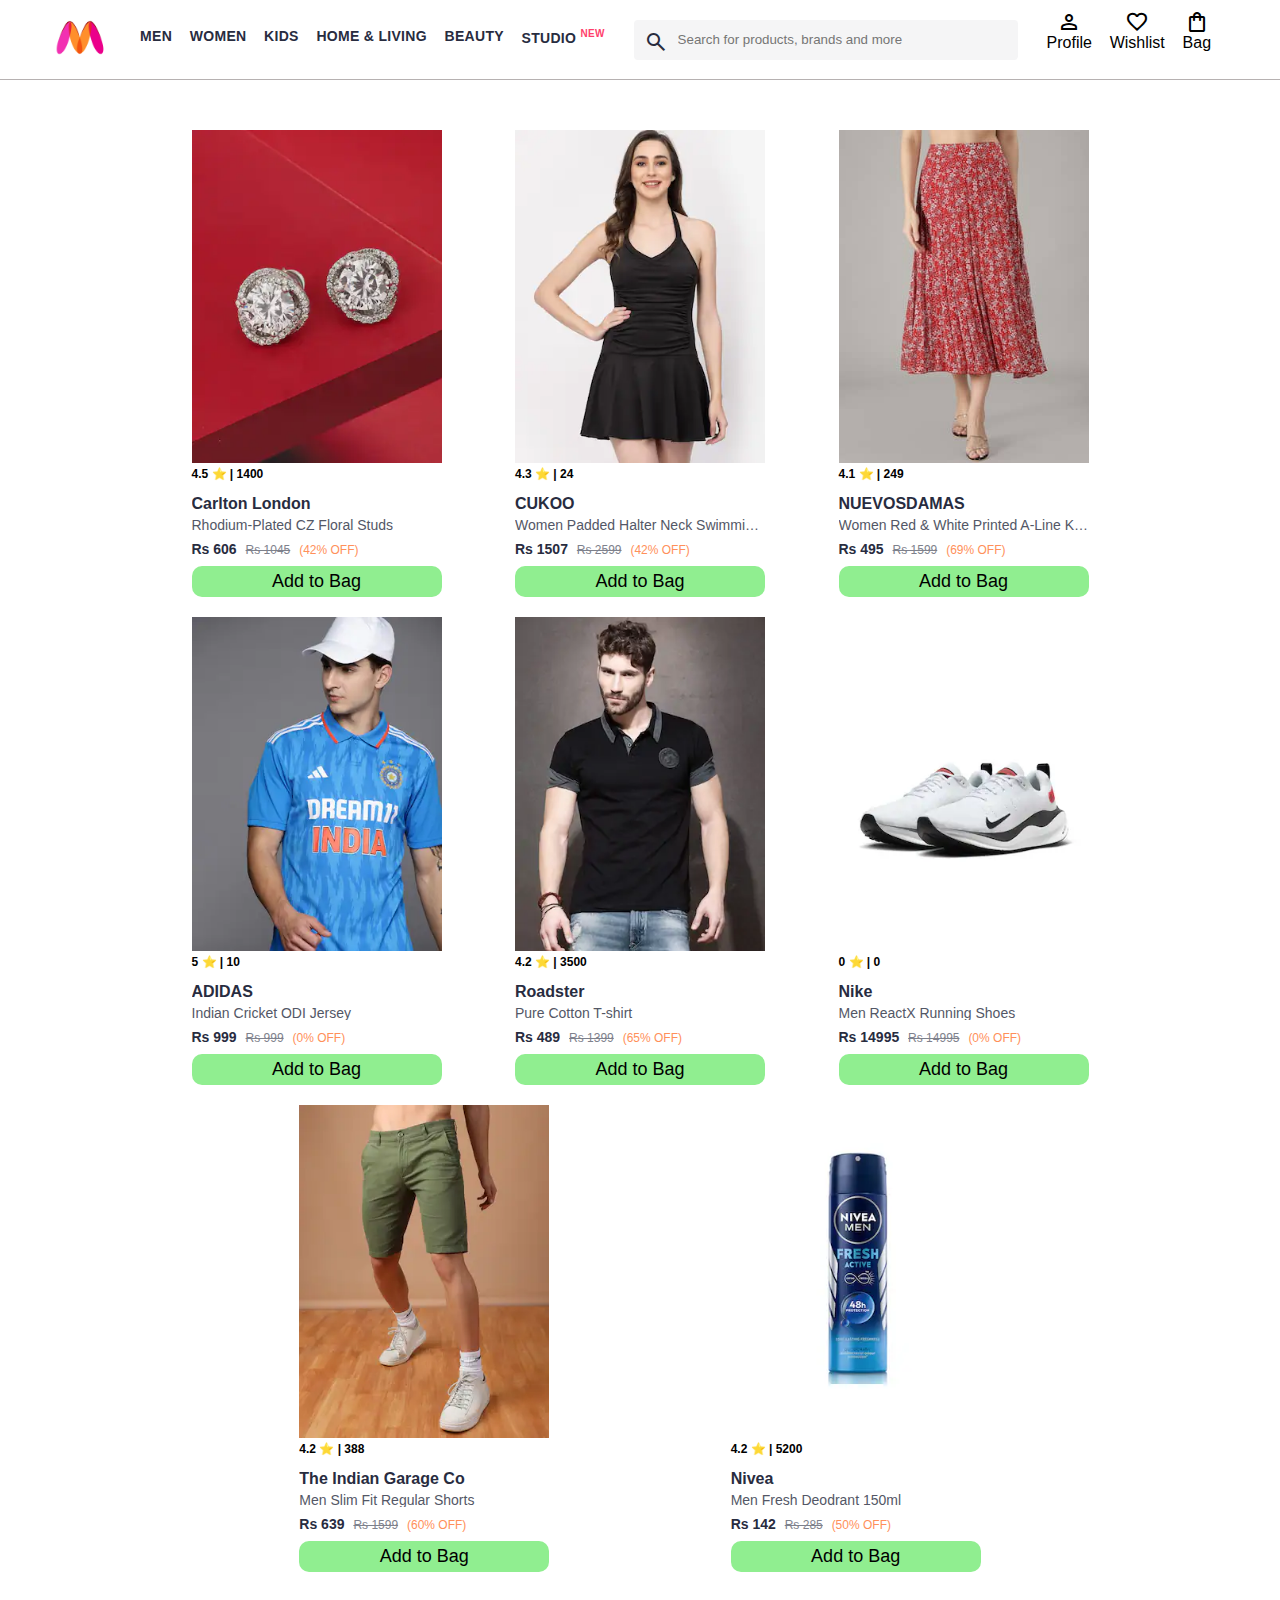
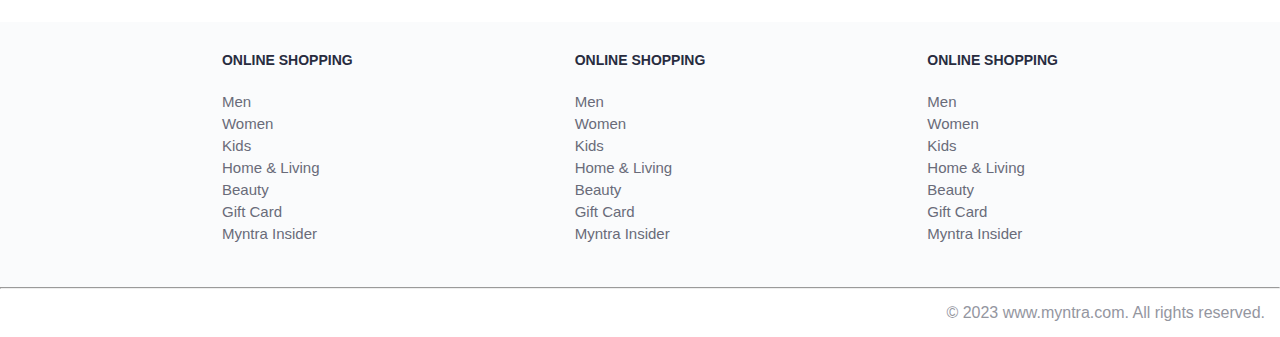
<file: index.html>
<!DOCTYPE html>
<html lang="en">
<head>
    <title>Myntra Functional Clone</title>
    <link rel="stylesheet" href="css/index.css">
    <link rel="stylesheet" href="https://fonts.googleapis.com/css2?family=Material+Symbols+Outlined:opsz,wght,FILL,GRAD@20..48,100..700,0..1,-50..200" />
</head>
<body>
    <header>
        <div class="logo_container">
            <a href="/index.html"><img class="myntra_home" src="images/myntra_logo.webp" alt="Myntra Home"></a>
        </div>
        <nav class="nav_bar">
            <a href="#">Men</a>
            <a href="#">Women</a>
            <a href="#">Kids</a>
            <a href="#">Home & Living</a>
            <a href="#">Beauty</a>
            <a href="#">Studio <sup>New</sup></a>
        </nav>
        <div class="search_bar">
            <span class="material-symbols-outlined search_icon">search</span>
            <input class="search_input" placeholder="Search for products, brands and more">
        </div>
        <div class="action_bar">
            <div class="action_container">
                <span class="material-symbols-outlined action_icon">person</span>
                <span class="action_name">Profile</span>
            </div>

            <div class="action_container">
                <span class="material-symbols-outlined action_icon">favorite</span>
                <span class="action_name">Wishlist</span>
            </div>

            <a class="action_container" href="pages/bag.html">
                <span class="material-symbols-outlined action_icon">shopping_bag</span>
                <span class="action_name">Bag</span>
                <span class="bag-item-count">0</span>
            </a>
        </div>
    </header>
    <main>
        <div class="items-container">
            
        </div>
    </main>
    <footer>
        <div class="footer_container">
            <div class="footer_column">
                <h3>ONLINE SHOPPING</h3>

                <a href="#">Men</a>
                <a href="#">Women</a>
                <a href="#">Kids</a>
                <a href="#">Home & Living</a>
                <a href="#">Beauty</a>
                <a href="#">Gift Card</a>
                <a href="#">Myntra Insider</a>
            </div>

            <div class="footer_column">
                <h3>ONLINE SHOPPING</h3>

                <a href="#">Men</a>
                <a href="#">Women</a>
                <a href="#">Kids</a>
                <a href="#">Home & Living</a>
                <a href="#">Beauty</a>
                <a href="#">Gift Card</a>
                <a href="#">Myntra Insider</a>
            </div>

            <div class="footer_column">
                <h3>ONLINE SHOPPING</h3>

                <a href="#">Men</a>
                <a href="#">Women</a>
                <a href="#">Kids</a>
                <a href="#">Home & Living</a>
                <a href="#">Beauty</a>
                <a href="#">Gift Card</a>
                <a href="#">Myntra Insider</a>
            </div>
        </div>
        <hr>

        <div class="copyright">
            © 2023 www.myntra.com. All rights reserved.
        </div>
    </footer>
    <script src="data/items.js"></script>
    <script src="scripts/index.js"></script>
</body>
</html>
</file>
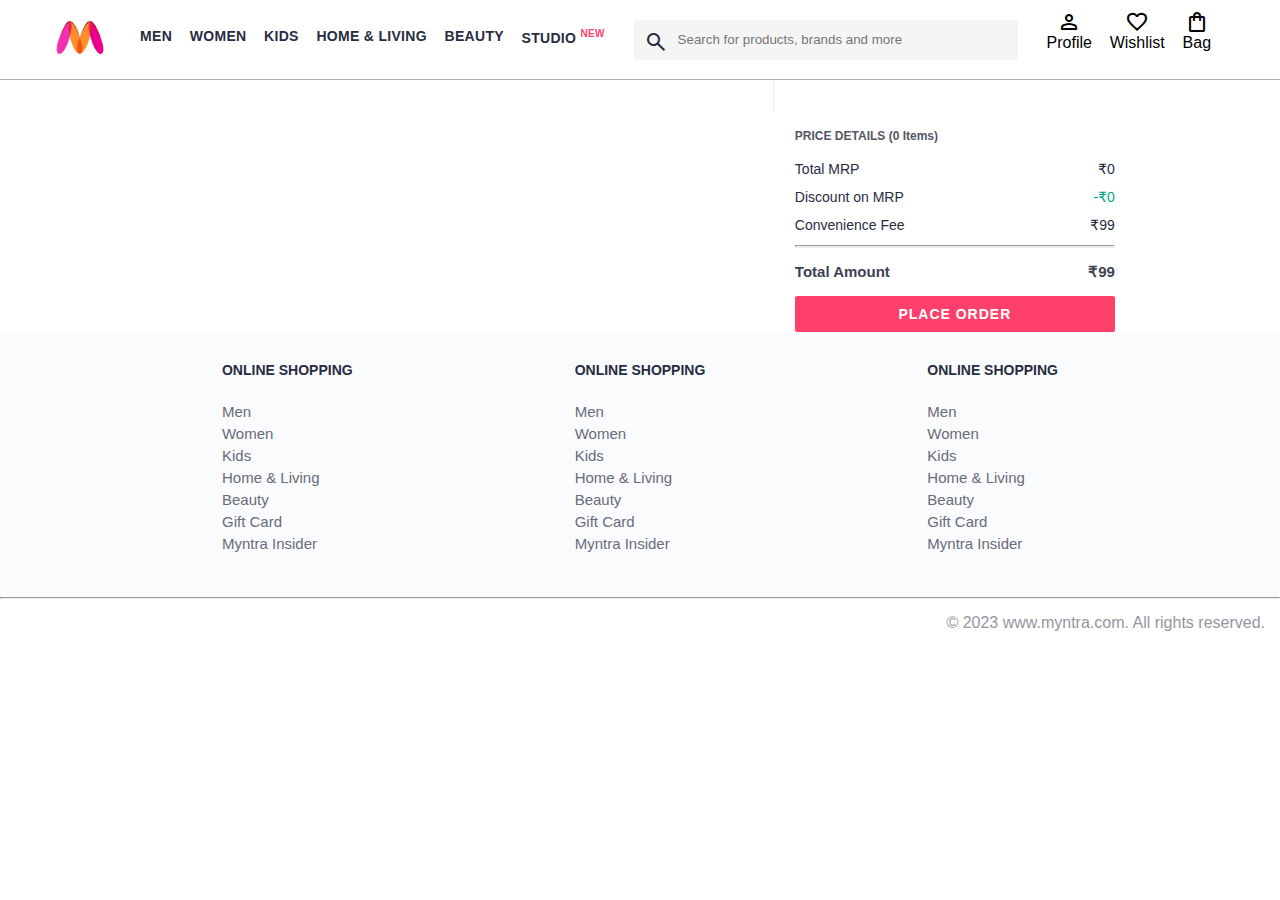
<file: pages/bag.html>
<!DOCTYPE html>
<html lang="en">
<head>
    <title>Myntra Clone</title>
    <link rel="stylesheet" href="../css/index.css">
    <link rel="stylesheet" href="../css/bag.css">
    <link rel="stylesheet" href="https://fonts.googleapis.com/css2?family=Material+Symbols+Outlined:opsz,wght,FILL,GRAD@20..48,100..700,0..1,-50..200" />
</head>
<body>
    <header>
        <div class="logo_container">
            <a href="../index.html"><img class="myntra_home" src="../images/myntra_logo.webp" alt="Myntra Home"></a>
        </div>
        <nav class="nav_bar">
            <a href="#">Men</a>
            <a href="#">Women</a>
            <a href="#">Kids</a>
            <a href="#">Home & Living</a>
            <a href="#">Beauty</a>
            <a href="#">Studio <sup>New</sup></a>
        </nav>
        <div class="search_bar">
            <span class="material-symbols-outlined search_icon">search</span>
            <input class="search_input" placeholder="Search for products, brands and more">
        </div>
        <div class="action_bar">
            <div class="action_container">
                <span class="material-symbols-outlined action_icon">person</span>
                <span class="action_name">Profile</span>
            </div>

            <div class="action_container">
                <span class="material-symbols-outlined action_icon">favorite</span>
                <span class="action_name">Wishlist</span>
            </div>

            <div class="action_container">
                <span class="material-symbols-outlined action_icon">shopping_bag</span>
                <span class="action_name">Bag</span>
                <span class="bag-item-count">0</span>
            </div>
        </div>
    </header>
    <main>
      <div class="bag-page">
        <div class="bag-items-container">
        </div>
        <div class="bag-summary">
        </div>
      </div>
    </main>
    <footer>
        <div class="footer_container">
            <div class="footer_column">
                <h3>ONLINE SHOPPING</h3>

                <a href="#">Men</a>
                <a href="#">Women</a>
                <a href="#">Kids</a>
                <a href="#">Home & Living</a>
                <a href="#">Beauty</a>
                <a href="#">Gift Card</a>
                <a href="#">Myntra Insider</a>
            </div>

            <div class="footer_column">
                <h3>ONLINE SHOPPING</h3>

                <a href="#">Men</a>
                <a href="#">Women</a>
                <a href="#">Kids</a>
                <a href="#">Home & Living</a>
                <a href="#">Beauty</a>
                <a href="#">Gift Card</a>
                <a href="#">Myntra Insider</a>
            </div>

            <div class="footer_column">
                <h3>ONLINE SHOPPING</h3>

                <a href="#">Men</a>
                <a href="#">Women</a>
                <a href="#">Kids</a>
                <a href="#">Home & Living</a>
                <a href="#">Beauty</a>
                <a href="#">Gift Card</a>
                <a href="#">Myntra Insider</a>
            </div>
        </div>
        <hr>

        <div class="copyright">
            © 2023 www.myntra.com. All rights reserved.
        </div>
    </footer>
    <script src="../data/items.js"></script>
    <script src="../scripts/index.js"></script>
    <script src="../scripts/bag.js"></script>
</body>
</html>
</file>
<file: css/index.css>
/***************** Item Page CSS **************************/
/*.action_container {
    text-decoration: none;
}
a.action_container:link {
    color:black;
}
.item-details {
    cursor: pointer;
    width: 250px;
    margin: 10px;
}
.stars {
    font-size: 12px;
    font-weight: 700;
    text-align: left;
}
.company {
    font-size: 18px;
    font-weight: 700;
    line-height: 1;
    color: #282c3f;
    margin-bottom: 6px;
    overflow: hidden;
    text-overflow: ellipsis;
    white-space: nowrap;
    margin-top: 20px;
}
.item-name {
    color: #535766;
    font-size: 16px;
    line-height: 1;
    margin-bottom: 0;
    margin-top: 0;
    overflow: hidden;
    text-overflow: ellipsis;
    white-space: nowrap;
    font-weight: 400;
    display: block;
}
.price-container {
    margin-top: 10px;
}
.current-price {
    font-size: 14px;
    font-weight: 700;
    color: #282c3f;
}
.original-price {
    text-decoration: line-through;
    color: #7e818c;
    font-weight: 400;
    margin-left: 5px;
    font-size: 12px;
}
.discount-percentage {
    color: #ff905a;
    font-weight: 400;
    font-size: 12px;
    margin-left: 5px;
}
.btn-bag {
    background-color: lightgreen;
    border: none;
    padding: 5px 15px;
    border-radius: 10px;
    width: 100%;
    margin-top: 7px;
    font-size: 20px;
    cursor: pointer;
}
.bag-items {
    background-color: #f16565;
    white-space: nowrap;
    text-align: center;
    line-height: 18px;
    padding: 0 6px;
    height: 18px;
    position: relative;
    border-radius: 50%;
    font-size: 12px;
    color: #fff;
    left: 13px;
    top: -44px;
    font-weight: 700;
    cursor: pointer;
}*/

* {
    margin: 0;
    padding: 0;
    font-family: Assistant,-apple-system,BlinkMacSystemFont,Segoe UI,Roboto,Helvetica,Arial,sans-serif;
    box-sizing: border-box;
}
header {
    display: flex;
    background-color: #ffffff;
    height: 80px;
    justify-content: space-between;
    align-items: center;
    border-bottom: 1px solid #b6b1b1;
}
.myntra_home {
    height: 45px;
}
.logo_container {
    margin-left: 4%;
}
.action_bar {
    margin-right: 4%;
}
.nav_bar {
    display: flex;
    min-width: 500px;
    justify-content: space-evenly;
}
.nav_bar a {
    font-size: 14px;
    letter-spacing: .3px;
    color: #282c3f;
    font-weight: 700;
    text-transform: uppercase;
    text-decoration: none;
    padding: 28px 0;
    border-bottom: 5px solid #ffffff;
}
.nav_bar a:hover {
    border-bottom: 4px solid #f54e77;
}

.nav_bar a sup {
    color: #ff3f6c;
    font-size: 10px;
}

.search_bar {
    height: 40px;
    min-width: 200px;
    width: 30%;
    display: flex;
    align-items: center;
}
.search_icon {
    box-sizing: content-box;
    height: 20px;
    padding: 10px;
    background-color: #f5f5f6;
    color: #282c3f;
    font-weight: 300;
    border-radius: 4px 0 0 4px;
}
.search_input {
    color: #696e79;
    background-color: #f5f5f6;
    flex-grow: 1;
    height: 40px;
    border: 0;
    border-radius: 0 4px 4px 0;
}

.action_bar {
    display: flex;
    min-width: 200px;
    justify-content: space-evenly;
}

.action_container {
    display: flex;
    flex-direction: column;
    align-items: center;
}

/* Main section */
.banner_container {
    margin: 40px 0;
}
.banner_image {
    width: 100%;
}

.category_heading {
    text-transform: uppercase;
    color: #3e4152;
    letter-spacing: .15em;
    font-size: 1.8em;
    margin: 50px 0 10px 30px;
    max-height: 5em;
    font-weight: 700;
}

.category-items, .items-container {
    width: 80%;
    margin: 50px 10%;
    display: flex;
    flex-wrap: wrap;
    justify-content: space-evenly;
}

.sale_item {
    width: 250px;
}

.footer_container {
    padding: 30px 0px 40px 0px;
    background: #FAFBFC;
    display: flex;
    justify-content: space-evenly;
}

.footer_column {
    display: flex;
    flex-direction: column;
}

.footer_column h3 {
    color: #282c3f;
    font-size: 14px;
    margin-bottom: 25px;
}

.footer_column a {
    color: #696b79;
    font-size: 15px;
    text-decoration: none;
    padding-bottom: 5px;
}

.copyright {
    color: #94969f;
    text-align: end;
    padding: 15px;
}

.items-container {
    width: 80%;
    margin: 40px 10%;
}
.item-container {
    width: 250px;
    margin: 10px;
}
.item-image {
    width: 100%;
}
.rating {
    font-size: 12px;
    font-weight: 700;
}
.company-name {
    margin-top: 15px;
    font-size: 16px;
    font-weight: 700;
    line-height: 1;
    color: #282c3f;
    margin-bottom: 6px;
    overflow: hidden;
    text-overflow: ellipsis;
    white-space: nowrap;
}
.item-name {
    color: #535766;
    font-size: 14px;
    line-height: 1;
    margin-bottom: 0;
    margin-top: 0;
    overflow: hidden;
    text-overflow: ellipsis;
    white-space: nowrap;
    font-weight: 400;
    display: block;
}
.price {
    margin-top: 10px;
    font-size: 14px;
    line-height: 15px;
    color: #282c3f;
    white-space: nowrap;
}
.current-price {
    font-size: 14px;
    font-weight: 700;
    color: #282c3f;
}
.original-price {
    text-decoration: line-through;
    color: #7e818c;
    font-weight: 400;
    margin-left: 5px;
    font-size: 12px;
}
.discount {
    color: #ff905a;
    font-weight: 400;
    font-size: 12px;
    margin-left: 5px;
}
.btn-add-bag {
    margin-top: 8px;
    font-size: 18px;
    width: 100%;
    background-color: lightgreen;
    border: none;
    padding: 5px 15px;
    border-radius: 10px;
    cursor: pointer;
}
.bag-item-count {
    background-color: #f16565;
    white-space: nowrap;
    text-align: center;
    line-height: 18px;
    padding: 0 6px;
    height: 18px;
    position: relative;
    border-radius: 50%;
    font-size: 12px;
    color: #fff;
    left: 13px;
    top: -44px;
    font-weight: 700;
    cursor: pointer;
}
.action_container {
    text-decoration: none;
}
a.action_container:link {
    color:black;
}
</file>
<file: css/bag.css>
.bag-page {
  width: 75%;
  margin-left: 12.5%;
}
.bag-items-container {
  display: inline-block;
  width: 64%;
  padding-right: 20px;
  border-right: 1px solid #eaeaec;
  padding-top: 32px;
  color: #282c3f;
  font-size: 13px;
  line-height: 1.42857143;
}
.bag-item-container {
  margin-bottom: 8px;
  background: #fff;
  font-size: 14px;
  border: 1px solid #eaeaec;
  border-radius: 4px;
  position: relative;
  padding: 12px 12px 0;
}
.item-left-part {
  position: absolute;
  background: rgb(255, 242, 223);
  height: 148px;
  width: 111px;
}
.item-right-part {
  padding-left: 12px;
  position: relative;
  min-height: 148px;
  margin-left: 111px;
  margin-bottom: 12px;
}
.bag-item-img {
  width: 100%;
}
.return-period {
  display: inline-flex;
  font-size: 14px;
  padding-top: 8px;
}
.return-period-days {
  font-weight: 700;
  margin-right: 4px;
}
.delivery-details {
  margin-top: 5px;
  color: #282c3f;
  font-size: 12px;
  letter-spacing: -.1px;
  margin-bottom: 8px;
  line-height: 15px;
}
.delivery-details-days {
  color: #03a685;
}
.remove-from-cart {
  position: absolute;
  font-size: 25px;
  top: 10px;
  right: 18px;
  width: 14px;
  height: 14px;
  cursor: pointer;
}
.bag-summary {
  vertical-align: top;
  display: inline-block;
  width: 35%;
  padding: 24px 0 0 16px;
  color: #282c3f;
  font-size: 13px;
  line-height: 1.42857143;
}

.bag-details-container {
  margin-bottom: 16px;
}

.price-header {
  font-size: 12px;
  font-weight: 700;
  margin: 24px 0 16px;
  color: #535766;
}

.price-item {
  margin-bottom: 12px;
  line-height: 16px;
  font-size: 14px;
  color: #282c3f;
}

.price-item-value {
  float: right;
}

.priceDetail-base-discount {
  color: #03a685;
}

.price-footer {
  font-weight: 700;
  font-size: 15px;
  padding-top: 16px;
  border-top: 1px solid #eaeaec;
  color: #3e4152;
  line-height: 16px;
}

.btn-place-order {
  width: 100%;
  letter-spacing: 1px;
  font-size: 14px;
  font-weight: 600;
  border-radius: 2px;
  border-width: 0px;
  padding: 10px 16px;
  background-color: rgb(255, 63, 108);
  color: rgb(255, 255, 255);
  cursor: pointer;
}
</file>
